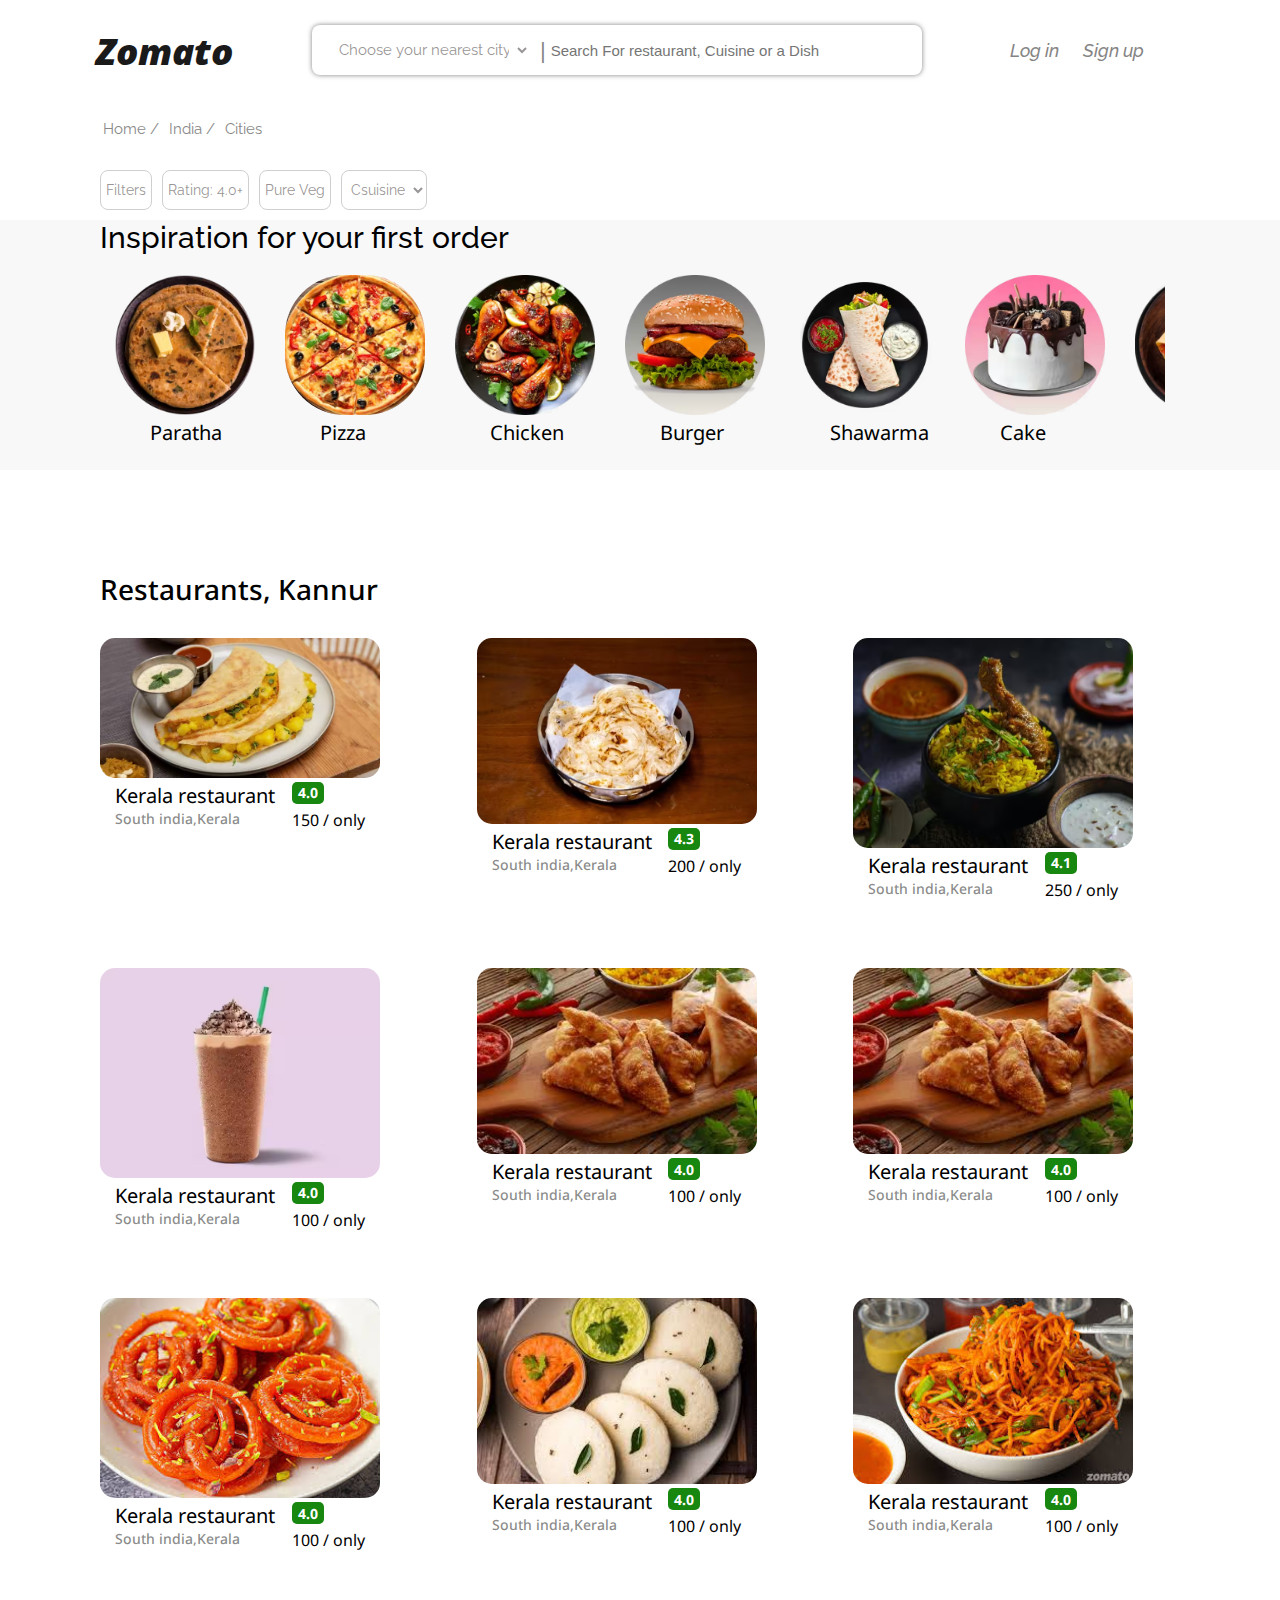
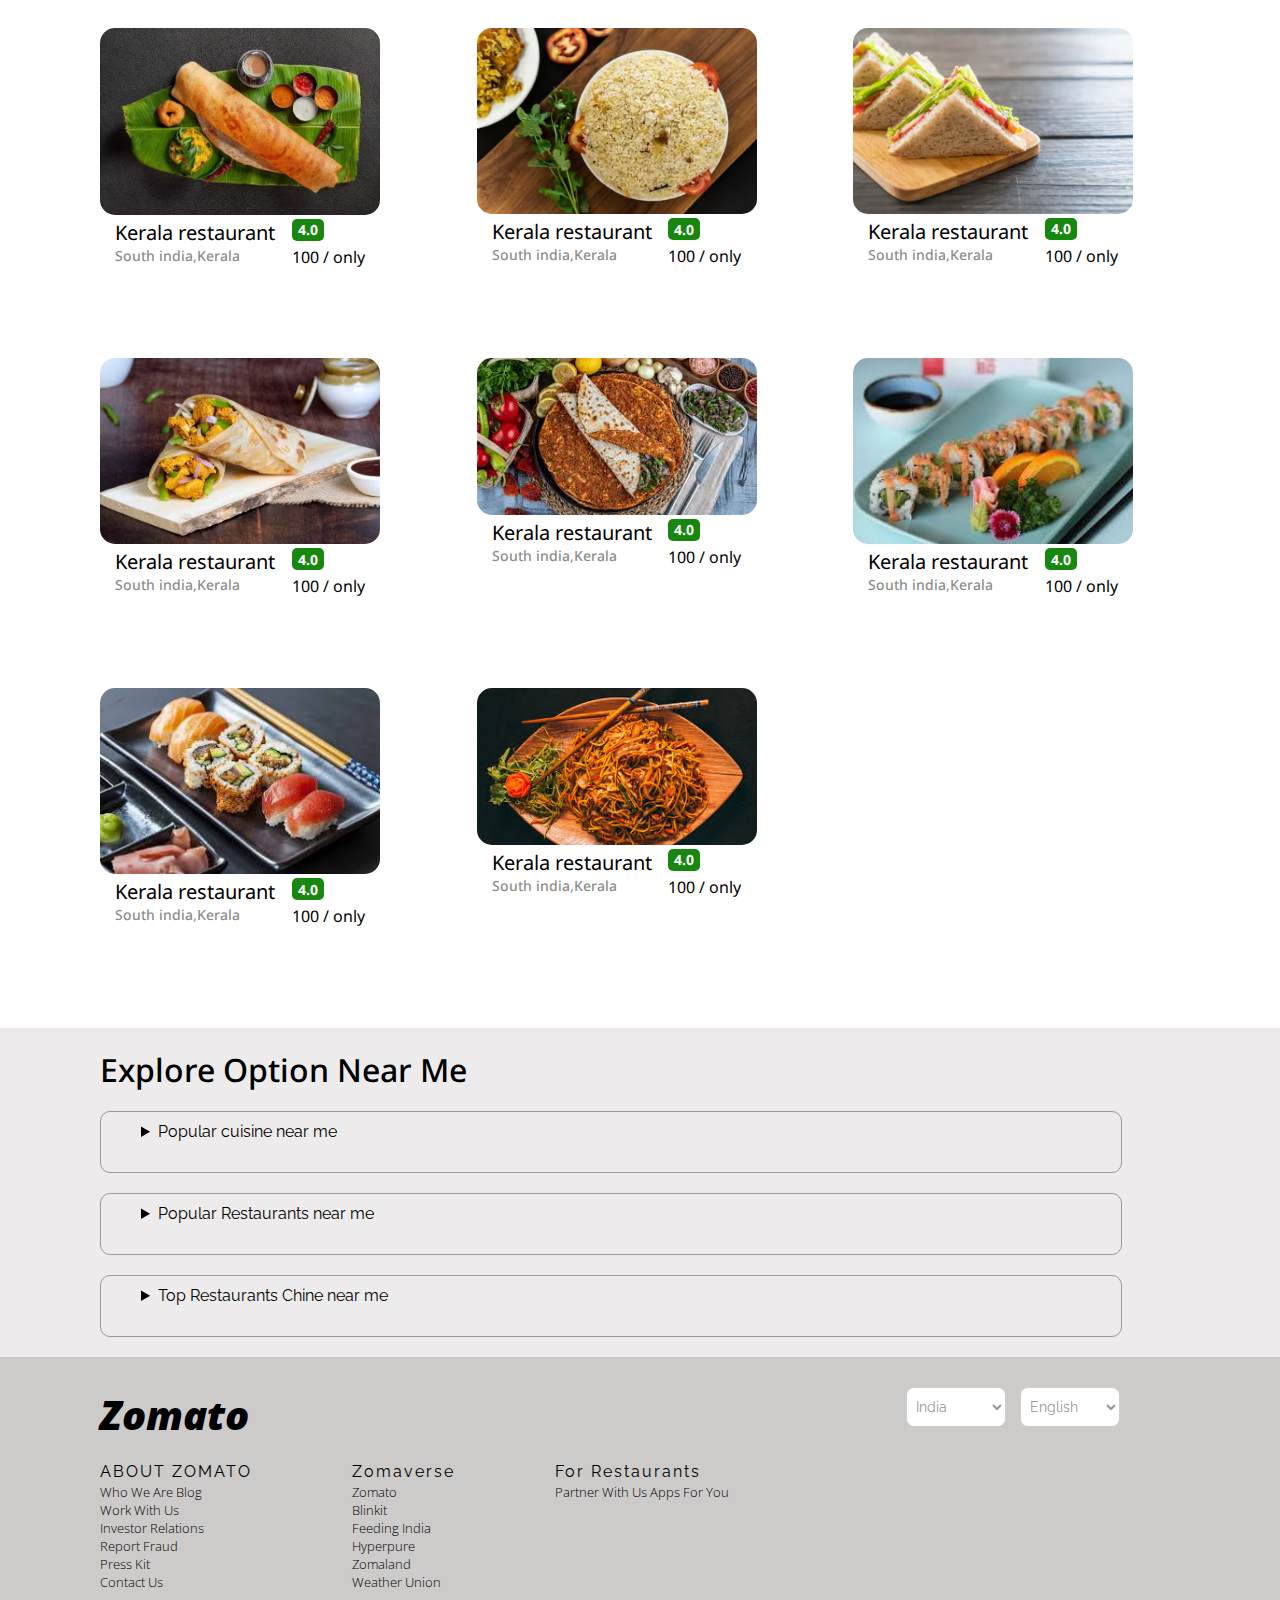
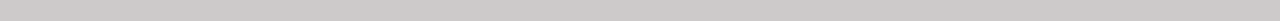
<file: contant.html>
<!DOCTYPE html>
<html lang="en">
<head>
    <meta charset="UTF-8">
    <meta name="viewport" content="width=device-width, initial-scale=1.0">
    <title>Zomato</title>
    <link rel="icon" type="image/png" href="fimg/Zomato_logo.png">
    <link rel="stylesheet" href="style.css">
    <link rel="preconnect" href="https://fonts.googleapis.com">
<link rel="preconnect" href="https://fonts.gstatic.com" crossorigin>
<link href="https://fonts.googleapis.com/css2?family=Open+Sans:ital,wght@0,300..800;1,300..800&family=Rammetto+One&display=swap" rel="stylesheet">
<link rel="preconnect" href="https://fonts.googleapis.com">
<link rel="preconnect" href="https://fonts.gstatic.com" crossorigin>
<link href="https://fonts.googleapis.com/css2?family=Open+Sans:ital,wght@0,300..800;1,300..800&family=Raleway:ital,wght@0,100..900;1,100..900&family=Rammetto+One&display=swap" rel="stylesheet">
<link rel="preconnect" href="https://fonts.googleapis.com">
<link rel="preconnect" href="https://fonts.gstatic.com" crossorigin>
<link href="https://fonts.googleapis.com/css2?family=Noto+Sans:ital,wght@0,100..900;1,100..900&family=Open+Sans:ital,wght@0,300..800;1,300..800&family=Raleway:ital,wght@0,100..900;1,100..900&family=Rammetto+One&display=swap" rel="stylesheet">
<link rel="stylesheet" href="https://cdnjs.cloudflare.com/ajax/libs/font-awesome/6.6.0/css/all.min.css" integrity="sha512-Kc323vGBEqzTmouAECnVceyQqyqdsSiqLQISBL29aUW4U/M7pSPA/gEUZQqv1cwx4OnYxTxve5UMg5GT6L4JJg==" crossorigin="anonymous" referrerpolicy="no-referrer" />
<link rel="preconnect" href="https://fonts.googleapis.com">
<link rel="preconnect" href="https://fonts.gstatic.com" crossorigin><link rel="stylesheet" href="https://cdnjs.cloudflare.com/ajax/libs/font-awesome/6.6.0/css/all.min.css" integrity="sha512-Kc323vGBEqzTmouAECnVceyQqyqdsSiqLQISBL29aUW4U/M7pSPA/gEUZQqv1cwx4OnYxTxve5UMg5GT6L4JJg==" crossorigin="anonymous" referrerpolicy="no-referrer" />
</head>
<body>
       <div class="Total-contant">
   
        <div class="top-part">
            
            <div class="header">
                 <div class="searchchoose">
                 <a href="index.html">Zomato</a>
                  <div class="servh">
                    <select >
                      <option value="">Choose your nearest city</option>
                    <option value="">Kannur/payyannur</option>
                     <option value="">Kannur/ mattannur</option>
                     <option value="">kannnur/ Thalassery</option>
                     <option value="">Kozhikkod/ city</option>
                     <option value="">Kozhikkod/ Palayam</option>
                     </select>
                     <h2>|</h2>
                  
              <input type="text" placeholder="Search For restaurant, Cuisine or a Dish">
              
           
             </div>
                     <div class="login">
                        <a href="">Log in</a>
                         <a href="">Sign up</a>
                    </div>
                </div>
                </div>
            <div class="citeshome">
                <a href="">Home /</a>
                <a href="">India /</a>
                <a href="">Cities</a>
            </div>
        </div>    
          <div class="for-sticky">
           <div class="filter-wrapper">
            <div class="filters">
                <button class="fltr"> Filters</button>
                <button>Rating: 4.0+</button>
                <button>Pure Veg </button>
                 <select class="cuisine">
                    <option value="">Csuisine</option>
                 </select>
             </div>
            </div> 
        
    
            <div class="second-part">
                <h2>Inspiration for your first order</h2>
                <div class="cnt-aline">
                <div class="highlite">
                    
                    <div><img src="image/img10.avif" alt=""><h3>Paratha</h3></div>
                    <div><img src="image/img2.avif" alt=""><h3>Pizza</h3></div>
                    <div><img src="image/img3.avif" alt=""><h3>Chicken</h3></div>
                    <div><img src="image/img4.avif" alt=""><h3>Burger</h3></div>
                    <div><img src="image/img5.avif" alt=""><h3>Shawarma</h3></div>
                    <div><img src="image/img6.avif" alt=""><h3>Cake</h3></div>
                    <div><img src="image/img7.avif" alt=""><h3>Rolls</h3></div>
                    <div><img src="image/img8.avif" alt=""><h3>Thali</h3></div>
                    <div><img src="image/img9.avif" alt=""><h3>Dosa</h3></div>
                </div>
               </div>
            </div>

      <div class="contant-wrapper">
       <div class="contant">
        <h2>Restaurants, Kannur</h2>
        <div class="total">
        <div class="imgcontant">
            <div class="card">
                <div class="imgcard">
                    <img src="image/1.avif" alt="">
                </div>
                <div class="textcard">
                    <h5>Kerala restaurant</h5>
                    <div class="rating"><h4>4.0</i></h4></div>
                    <h6>South india,Kerala</h6>
                    <h4>150 / only</h4>
                </div>
            </div>
            <div class="card">
                <div class="imgcard">
                    <img src="image/10.avif" alt="">
                </div>
                <div class="textcard">
                    <h5>Kerala restaurant</h5>
                    <div class="rating"><h4>4.3</h4></div>
                    <h6>South india,Kerala</h6>
                    <h4>200 / only</h4>
                </div>
            </div>
            <div class="card">
                <div class="imgcard">
                    <img src="image/11.avif" alt="">
                </div>
                <div class="textcard">
                    <h5>Kerala restaurant</h5>
                    <div class="rating"><h4>4.1</h4></div>
                    <h6>South india,Kerala</h6>
                    <h4>250 / only</h4>
                </div>
            </div>
            <div class="card">
                <div class="imgcard">
                    <img src="image/12.avif" alt="">
                </div>
                <div class="textcard">
                    <h5>Kerala restaurant</h5>
                    <div class="rating"><h4>4.0</h4></div>
                    <h6>South india,Kerala</h6>
                    <h4>100 / only</h4>
                </div>
            </div>
            <div class="card">
                <div class="imgcard">
                    <img src="image/13.jpg" alt="">
                </div>
                <div class="textcard">
                    <h5>Kerala restaurant</h5>
                    <div class="rating"><h4>4.0</h4></div>
                    <h6>South india,Kerala</h6>
                    <h4>100 / only</h4>
                </div>
            </div>
            <div class="card">
                <div class="imgcard">
                    <img src="image/13.jpg" alt="">
                </div>
                <div class="textcard">
                    <h5>Kerala restaurant</h5>
                    <div class="rating"><h4>4.0</h4></div>
                    <h6>South india,Kerala</h6>
                    <h4>100 / only</h4>
                </div>
            </div>
            <div class="card">
                <div class="imgcard">
                    <img src="image/14.jpg" alt="">
                </div>
                <div class="textcard">
                    <h5>Kerala restaurant</h5>
                    <div class="rating"><h4>4.0</h4></div>
                    <h6>South india,Kerala</h6>
                    <h4>100 / only</h4>
                </div>
            </div>
            <div class="card">
                <div class="imgcard">
                    <img src="image/15.jpg" alt="">
                </div>
                <div class="textcard">
                    <h5>Kerala restaurant</h5>
                    <div class="rating"><h4>4.0</h4></div>
                    <h6>South india,Kerala</h6>
                    <h4>100 / only</h4>
                </div>
            </div>
            <div class="card">
                <div class="imgcard">
                    <img src="image/16.jpg" alt="">
                </div>
                <div class="textcard">
                    <h5>Kerala restaurant</h5>
                    <div class="rating"><h4>4.0</h4></div>
                    <h6>South india,Kerala</h6>
                    <h4>100 / only</h4>
                </div>
            </div>
            <div class="card">
                <div class="imgcard">
                    <img src="image/2.avif" alt="">
                </div>
                <div class="textcard">
                    <h5>Kerala restaurant</h5>
                    <div class="rating"><h4>4.0</h4></div>
                    <h6>South india,Kerala</h6>
                    <h4>100 / only</h4>
                </div>
            </div>
            <div class="card">
                <div class="imgcard">
                    <img src="image/3.avif" alt="">
                </div>
                <div class="textcard">
                    <h5>Kerala restaurant</h5>
                    <div class="rating"><h4>4.0</h4></div>
                    <h6>South india,Kerala</h6>
                    <h4>100 / only</h4>
                </div>
            </div>
            <div class="card">
                <div class="imgcard">
                    <img src="image/4.avif" alt="">
                </div>
                <div class="textcard">
                    <h5>Kerala restaurant</h5>
                    <div class="rating"><h4>4.0</h4></div>
                    <h6>South india,Kerala</h6>
                    <h4>100 / only</h4>
                </div>
            </div>
            <div class="card">
                <div class="imgcard">
                    <img src="image/6.avif" alt="">
                </div>
                <div class="textcard">
                    <h5>Kerala restaurant</h5>
                    <div class="rating"><h4>4.0</h4></div>
                    <h6>South india,Kerala</h6>
                    <h4>100 / only</h4>
                </div>
            </div>
            <div class="card">
                <div class="imgcard">
                    <img src="image/download.jpg" alt="">
                </div>
                <div class="textcard">
                    <h5>Kerala restaurant</h5>
                    <div class="rating"><h4>4.0</h4></div>
                    <h6>South india,Kerala</h6>
                    <h4>100 / only</h4>
                </div>
            </div>
            <div class="card">
                <div class="imgcard">
                    <img src="image/h1.jpg" alt="">
                </div>
                <div class="textcard">
                    <h5>Kerala restaurant</h5>
                    <div class="rating"><h4>4.0</h4></div>
                    <h6>South india,Kerala</h6>
                    <h4>100 / only</h4>
                </div>
            </div>
            <div class="card">
                <div class="imgcard">
                    <img src="image/h2.jpg" alt="">
                </div>
                <div class="textcard">
                    <h5>Kerala restaurant</h5>
                    <div class="rating"><h4>4.0</h4></div>
                    <h6>South india,Kerala</h6>
                    <h4>100 / only</h4>
                </div>
            </div>
            <div class="card">
                <div class="imgcard">
                    <img src="image/h3.jpg" alt="">
                </div>
                <div class="textcard">
                    <h5>Kerala restaurant</h5>
                    <div class="rating"><h4>4.0</h4></div>
                    <h6>South india,Kerala</h6>
                    <h4>100 / only</h4>
                </div>
            </div>
        
        </div>
    </div>
       </div>
    </div>   
</div> 
       <div class="final-part">
        <h1 class="explore">Explore Option Near Me</h1>
        <div class="inp">
            <details class="item">
                <summary>Popular cuisine near me</summary>
               <li>Arabian Restaurants</li><li>Chinies Restaurants</li>  <li>Backery Food near me</li>  <li>Best Sea food Restaurants</li> <li>Best Snak shop </li><li>Best Food in the city</li><li>Dessert Food near me</li>
            </details>
            <details class="item">
                <summary>Popular Restaurants near me</summary>
                <div><li>Arabian Restaurants</li><li>Restaurants Mexicon</li><li>AFC Kozhokkod</li><li>Thani Nadan</li> </div>
            </details>
            <details class="item">
                <summary>Top Restaurants Chine near me</summary>
                <div><li>KFC</li><li>AFC</li><li> Starbucks</li><li>pizza hut</li> </div>
            </details>
        </div>
       </div>
    </div> 
       <!-- footer -->
       <div class="footer">
        <div class="footer-head">
            <h1>Zomato</h1>
            <div class="selt">
              <select >
                <option value="">India</option>
                <option value="forbold">UAE</option>
                 </select>
                 <select class="forbold">
                <option value="forbold"> <i class="fa-thin fa-globe"></i> English</option>
                <option value="forbold">Hindi</option>
                <option value="forbold">Arabic</option>
                <option value="forbold">French</option>
                <option value="forbold">Chinies</option>
                </select>
            </div>
        </div>
        <!-- about company -->
        <div class="aboutus">
           <div><h4>ABOUT ZOMATO</h4><h5>Who We Are

                Blog <br>
                
                Work With Us <br>
                
                Investor Relations <br>
                
                Report Fraud <br>
                
                Press Kit <br>
                
                Contact Us</h5></div> 
                <div><h4>Zomaverse</h4><h5>
                    Zomato<br>
                    
                    Blinkit <br>

                    
                    Feeding India <br>
                    
                    Hyperpure <br>
                    
                    Zomaland <br>
                    
                    Weather Union</h5></div>
                    <div><h4>For Restaurants </h4><h5>
                        Partner With Us
                        
                        Apps For You</h5></div>
      </div>
     
    </div>
    
</body>
</html>
</file>
<file: style.css>
*{
    margin: 0;
}



  
.top-part{
    width: 100%;
    min-height: 150px; 
    
   
   
}  
 


.header{
    height: 150px;
     width: 100%; 
    background-color: #ffffff;
    display: flex;
    align-items: center;
    justify-content: space-around;
   
    
     
}
.header a{
    text-decoration: none;
    color:rgb(27, 26, 26);
    font-size: 37px;
    font-family: "Open Sans", sans-serif;
    font-style: italic;
    font-weight: 1000;
}
.searchchoose{
    width: 85%;
    display: flex;
    background: #ffffff;
    justify-content:space-between;
    align-items: center;
    margin-top: -50px ;
    

 

}
.servh{
    width: 600px;
    height: 40px;
    background-color: #ffffff;
    align-items: center;
    border-radius: 8px;
    display: flex;
    justify-content: center;
    box-shadow: 0 0 5px rgba(0,0,0,0.5);

}
.servh>select{
    font-size: 15px;
    width: 200px;
    height: 30px;
    border: none;
    padding: 5px;
    margin-left: 3px;
    outline: none;
}
.servh>input{
    font-size: 15px;
    height: 30px;
    width: 350px;
    border: none;
    padding: 5px;
    outline: none;
}
.servh{
   
    padding: 5px;
    color: rgb(132, 130, 130);
}
.login{
    margin-right: 30px;
}
.login>a{
    text-decoration: none;
    font-size: 18px;
    font-weight: 500;
    color: rgb(133, 132, 132);
    margin: 10px;
    font-family: "Raleway", sans-serif;
}
.citeshome>a{
    text-decoration: none;
    font-size: 15px;
    
    margin: 3px;
    font-family:"Raleway", sans-serif ;
    color: rgb(137, 136, 136);  

}
.citeshome> a:hover{
    color: rgb(164, 20, 20);
}
.citeshome{
    margin-top: -30px;
    padding-left: 100px;
}
.for-sticky{
    width: 100%;
    min-height: 1000px;
}
.filter-wrapper{
    position: sticky;
    top: 0;
    min-height: 50px;
    background-color: #fff;
}
.filters{
    height: 100%;
    height: 60px;
    margin-top: 10px;
    margin-right: 100px;
    background-color: #ffffff;
    display: flex;
    align-items: center;
    padding-left: 100px;
    
    
   
}
.filters>button,select{
    font-family:  "Raleway", sans-serif;
    font-size: 14px;
    padding: 3px;
    color: #918d8ded;
  
    
    
}
.filters>button,select{
    height: 40px;
    border-radius: 8px;
    cursor: pointer;
    border: 1px solid rgb(207, 207, 207);
    background-color: #fff;
    padding: 5px;
    margin-right: 10px;
}

.filters>button:hover{
    background-color: rgba(152, 150, 150, 0.575);
}

.second-part{
    width: 100%; 
    height: 250px;
    background-color: rgb(248, 248, 248);
   
  
}
.cnt-aline{
    display: flex;
    flex-direction: column;
    align-items: center;
    padding-bottom: 100px;
}
.highlite img:hover{
    transform: scale(1.1);
    box-shadow: 0 2px 8px grey;
}
.highlite img{
    width: 140px;
    height: 140px;
    border-radius: 60px;

}
.highlite{
    width: 82%;
    display: flex;
   gap: 30px;
   overflow-y:hidden;
   overflow-x:scroll;
  
    
}
::-webkit-scrollbar{
    display: none;
}



.second-part h2{
    padding-left: 100px;
 font-family:"Raleway", sans-serif;
 font-size: 30px;
 color: rgb(0, 0, 0);
 font-weight: 500;

    
}

 .highlite{
    padding-top: 20px;
    /* position: relative;
     */
} 
.highlite h3{
    font-size: 20px;
    font-family:  "Noto Sans", sans-serif;
    font-weight: 400;
    padding-left: 35px;
    
}
.right-arrow{
    position: relative;
    left: 999px;
    top: -110px;
   
    
}
/* .right-arrow i {
    font-size: 30px;
    color: #7e7575e4;
    text-shadow: 5px 5px 10px rgba(128, 128, 128, 0.676);
} */
 .contant{
    width: 90%;
    padding: 100px; 
    background-color: rgb(255, 255, 255);
    padding-bottom: 40px;
 }

.imgcontant>div{
     height: 300px;
     width: 280px;
     
}
.imgcontant img{
    width: 100%; 
}
.imgcontant{
    width: 100%;
    display: grid;

     grid-template-columns: repeat(3,1fr); 
     gap: 30px;
     grid-column-gap: 50px;
     background-color: #ffffff;
}

.contant h2{
    font-family: "Noto Sans", sans-serif;
    
    padding-bottom: 30px;
    font-size: 28px;
    font-weight: 500;

}
.imgcard img{
    border-radius: 15px;
}

.contant-wrapper{
    display: flex;
    align-items: center;
}
.card{
    width: 310px;
    height: 250px;
    background-color: rgb(255, 255, 255);
    border-radius: 15px;
}
.card:hover{
    box-shadow:  0 4px  8px grey, 0 6px  20px grey;
 
}
.textcard{
    padding-left: 15px;
    display: grid;
    grid-template-columns: 2fr 1fr;
}
.rating{
    width: 22px;
    height: 12px;
    padding: 5px;
    font-size: 14px;
    background-color: #188710;
    border-radius: 5px;
    color: #fff;
    font-family: "Noto Sans", sans-serif;
    display: flex;
    justify-content: center;
    align-items: center;

}
.textcard>h5{
    font-size: 20px;
    font-weight:400;
    font-family: "Noto Sans", sans-serif;
}
.textcard>h6{
    font-size: 14px;
    font-family: "Noto Sans", sans-serif;
    font-weight: 500;
    color: rgba(128, 128, 128, 0.904);
}
.textcard>h4{
    font-family: "Noto Sans", sans-serif;
    font-weight: 400;
}
.final-part{
   width: 100%;
    min-height: 200px;
    background-color: rgb(237, 235, 235);
    padding:20px 0 20px;
    
   
}
.inp,.final-part>h1{
    margin-left: 100px;
    margin-right: 200px;

}
.final-part h1{
    font-family: "Noto Sans", sans-serif;
    font-weight: 500;
}
details{
    font-family: "Raleway", sans-serif;
    width: 100%;
    min-height: 50px;
    border: 1px solid rgba(135, 131, 131, 0.806);
    margin-top:20px ;
    border-radius: 10px;
    padding-left: 40px;
    padding-top: 10px;
}
li{
    font-family:"Raleway", sans-serif ;
    font-weight: 400;
    font-size: 13px;
    padding: 5px;
}
.footer{
    width: 100%;
    min-height: 200px;
    background-color: rgba(197, 194, 194, 0.868);
    padding-top: 30px;
    padding-bottom: 30px;
   
}
.footer-head{
    display: flex;
    justify-content: space-between;
    margin-left: 100px;
    margin-right: 150px;
}
.footer-head h1{
    font-size: 40px;
    font-family: "Open Sans", sans-serif;
    font-style: italic;
    font-weight: 1000;
}
.footer-head select{
    width: 100px;
    height: 40px;
    outline: none;
    
   
}
select:hover{
    font-weight: bold;
}

.aboutus{
    padding-top: 20px;
    display: flex;
    margin-left: 100px;
    margin-right: 150px;
    
}
.aboutus>div{
   margin-right: 100px;
   
}
.aboutus h4{
    font-family: "Raleway", sans-serif;
    font-weight: 400;
    letter-spacing: 2px;
}
.aboutus h5{
    font-family:"Open Sans", sans-serif ;
    font-weight: 300;
    margin-top: 2px;
}

body{
    width: 100%;
}
</file>
